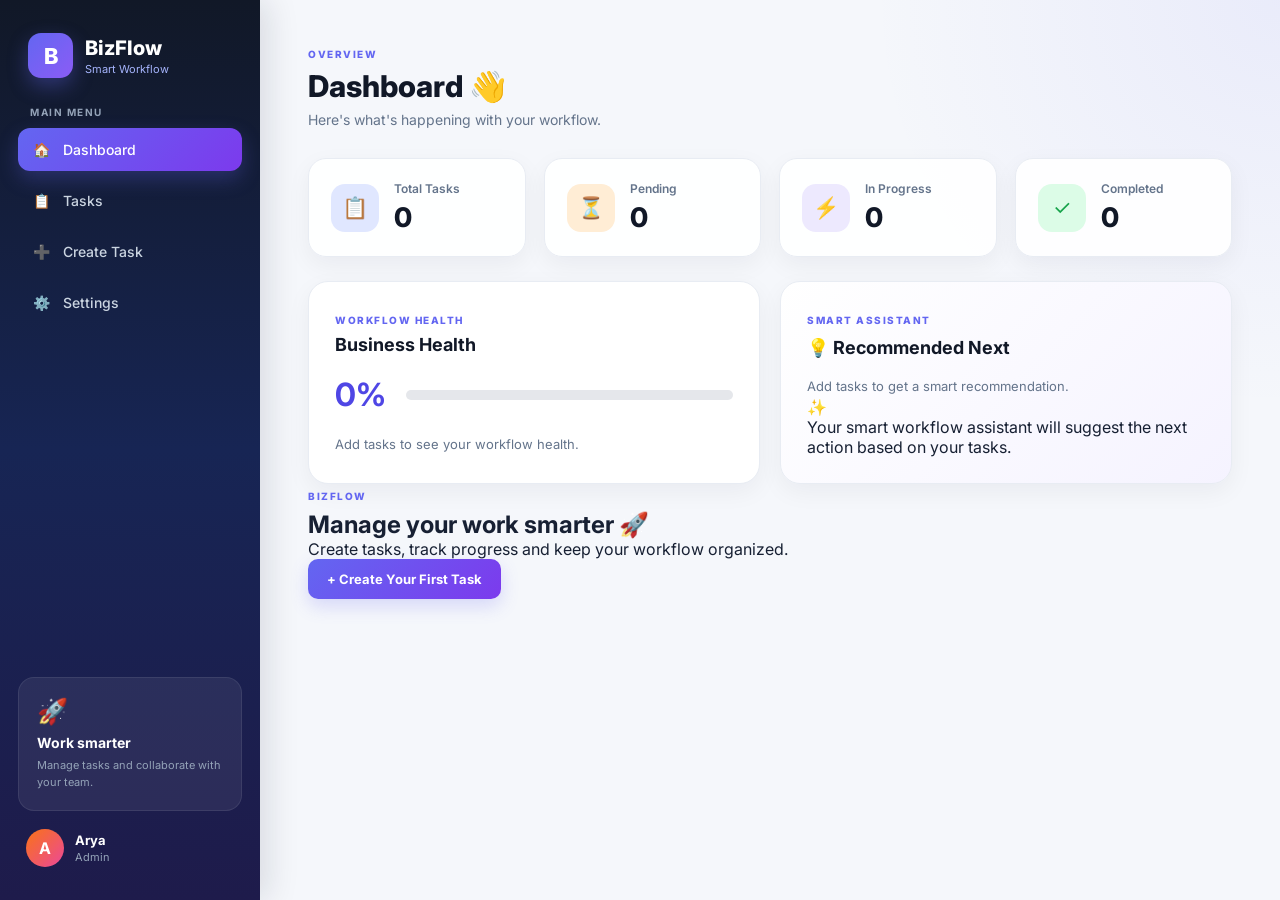
<file: index.html>
<!DOCTYPE html>
<html lang="en">

<head>
    <meta charset="UTF-8">

    <meta name="viewport"
          content="width=device-width, initial-scale=1.0">

    <title>BizFlow - Smart Workflow</title>

    <link rel="stylesheet" href="style.css">
</head>

<body>

<div class="app">

    <!-- ================= SIDEBAR ================= -->

    <aside class="sidebar">

        <!-- LOGO -->

        <div class="logo">

            <div class="logo-icon">
                B
            </div>

            <div>
                <h1>BizFlow</h1>
                <p>Smart Workflow</p>
            </div>

        </div>


        <p class="menu-title">
            MAIN MENU
        </p>


        <!-- NAVIGATION -->

        <nav>

            <a href="index.html"
               class="nav-btn active">

                <span>🏠</span>
                <span>Dashboard</span>

            </a>


            <a href="tasks.html"
               class="nav-btn">

                <span>📋</span>
                <span>Tasks</span>

            </a>


            <a href="create-tasks.html"
               class="nav-btn">

                <span>➕</span>
                <span>Create Task</span>

            </a>


            <a href="settings.html"
               class="nav-btn">

                <span>⚙️</span>
                <span>Settings</span>

            </a>

        </nav>


        <!-- SIDEBAR INFO -->

        <div class="sidebar-info">

            <div class="info-icon">
                🚀
            </div>

            <h3>
                Work smarter
            </h3>

            <p>
                Manage tasks and collaborate
                with your team.
            </p>

        </div>


        <!-- USER -->

        <div class="user">

            <div class="avatar">
                A
            </div>

            <div>

                <strong>
                    Arya
                </strong>

                <small>
                    Admin
                </small>

            </div>

        </div>

    </aside>



    <!-- ================= MAIN CONTENT ================= -->

    <main class="main">


        <!-- HEADER -->

        <header class="top-header">

            <div>

                <span class="label">
                    OVERVIEW
                </span>

                <h2>
                    Dashboard 👋
                </h2>

                <p>
                    Here's what's happening with your workflow.
                </p>

            </div>

        </header>



        <!-- ================= STAT CARDS ================= -->

        <div class="stats">


            <!-- TOTAL -->

            <div class="stat-card">

                <div class="stat-icon blue">
                    📋
                </div>

                <div>

                    <p>
                        Total Tasks
                    </p>

                    <h3 id="totalTasks">
                        0
                    </h3>

                </div>

            </div>



            <!-- PENDING -->

            <div class="stat-card">

                <div class="stat-icon orange">
                    ⏳
                </div>

                <div>

                    <p>
                        Pending
                    </p>

                    <h3 id="pendingTasks">
                        0
                    </h3>

                </div>

            </div>



            <!-- IN PROGRESS -->

            <div class="stat-card">

                <div class="stat-icon purple">
                    ⚡
                </div>

                <div>

                    <p>
                        In Progress
                    </p>

                    <h3 id="progressTasks">
                        0
                    </h3>

                </div>

            </div>



            <!-- COMPLETED -->

            <div class="stat-card">

                <div class="stat-icon green">
                    ✓
                </div>

                <div>

                    <p>
                        Completed
                    </p>

                    <h3 id="completedTasks">
                        0
                    </h3>

                </div>

            </div>

        </div>



        <!-- ================= DASHBOARD CONTENT ================= -->

        <div class="dashboard-grid">


            <!-- WORKFLOW HEALTH -->

            <div class="overview-card health-card">

                <span class="label">
                    WORKFLOW HEALTH
                </span>

                <h3>
                    Business Health
                </h3>


                <div class="health">

                    <strong id="healthScore">
                        0%
                    </strong>

                    <div class="progress">

                        <div id="healthProgress"></div>

                    </div>

                </div>


                <p id="healthMessage">
                    Add tasks to see your workflow health.
                </p>

            </div>



            <!-- SMART ASSISTANT -->

            <div class="overview-card recommendation">

                <span class="label">
                    SMART ASSISTANT
                </span>

                <h3>
                    💡 Recommended Next
                </h3>


                <p id="recommendation">
                    Add tasks to get a smart recommendation.
                </p>


                <div class="assistant-box">

                    <span>
                        ✨
                    </span>

                    <p>
                        Your smart workflow assistant
                        will suggest the next action
                        based on your tasks.
                    </p>

                </div>

            </div>

        </div>



        <!-- ================= WELCOME CARD ================= -->

        <div class="welcome-card">

            <div>

                <span class="label">
                    BIZFLOW
                </span>

                <h2>
                    Manage your work smarter 🚀
                </h2>

                <p>
                    Create tasks, track progress and
                    keep your workflow organized.
                </p>

            </div>


            <a href="create-tasks.html"
               class="primary-btn">

                + Create Your First Task

            </a>

        </div>


    </main>

</div>

</body>

</html>
</file>
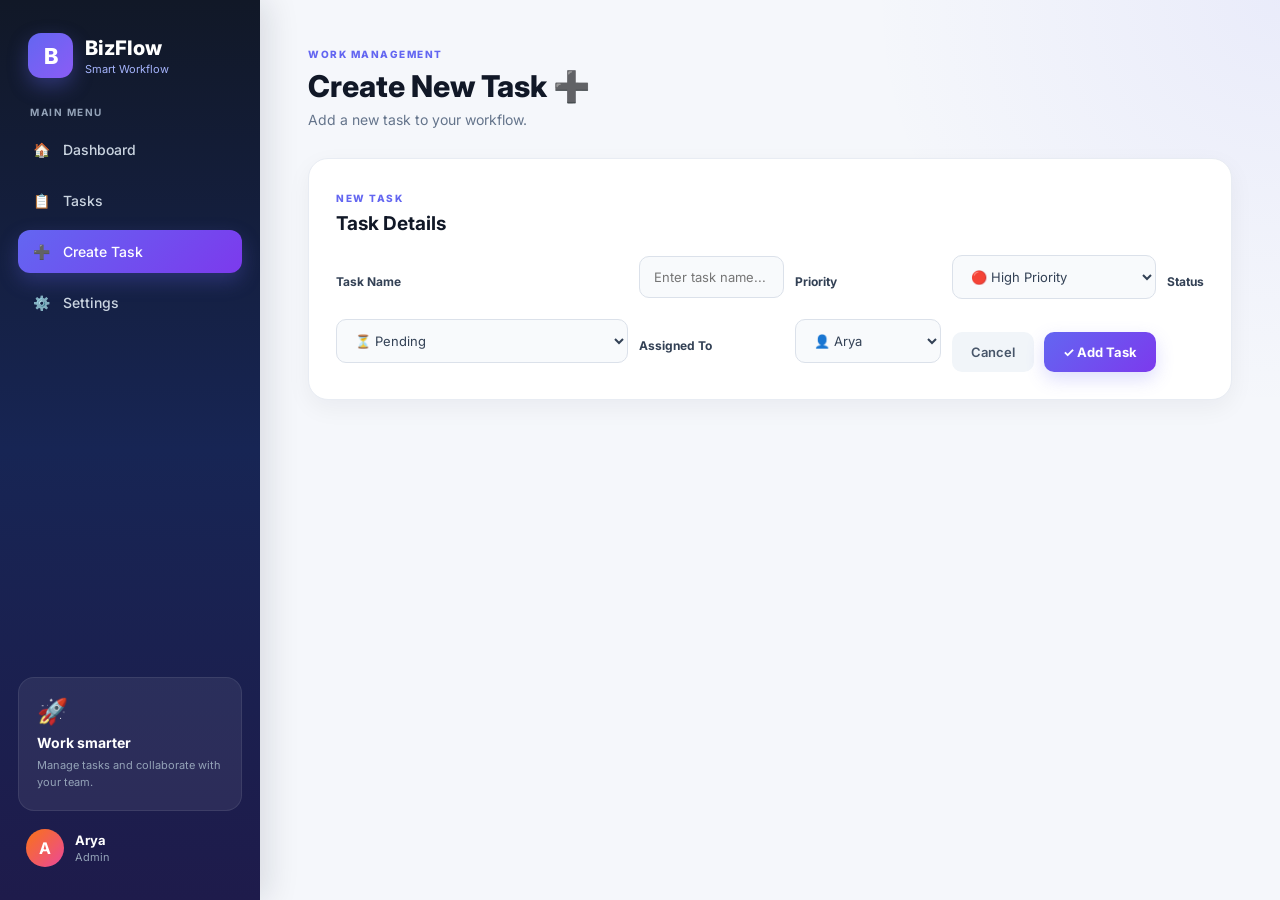
<file: create-tasks.html>
<!DOCTYPE html>
<html lang="en">

<head>
    <meta charset="UTF-8">

    <meta name="viewport"
          content="width=device-width, initial-scale=1.0">

    <title>BizFlow - Create Task</title>

    <link rel="stylesheet" href="style.css">
</head>

<body>

<div class="app">

    <!-- SIDEBAR -->

    <aside class="sidebar">

        <div class="logo">

            <div class="logo-icon">B</div>

            <div>
                <h1>BizFlow</h1>
                <p>Smart Workflow</p>
            </div>

        </div>

        <p class="menu-title">MAIN MENU</p>

        <nav>

            <a href="index.html" class="nav-btn">
                🏠
                <span>Dashboard</span>
            </a>

            <a href="tasks.html" class="nav-btn">
                📋
                <span>Tasks</span>
            </a>

            <a href="create-tasks.html" class="nav-btn active">
                ➕
                <span>Create Task</span>
            </a>

            <a href="settings.html" class="nav-btn">
                ⚙️
                <span>Settings</span>
            </a>

        </nav>

        <div class="sidebar-info">

            <div>🚀</div>

            <h3>Work smarter</h3>

            <p>
                Manage tasks and collaborate
                with your team.
            </p>

        </div>

        <div class="user">

            <div class="avatar">A</div>

            <div>
                <strong>Arya</strong>
                <small>Admin</small>
            </div>

        </div>

    </aside>


    <!-- MAIN CONTENT -->

    <main class="main">

        <section class="page active-page">

            <header class="top-header">

                <div>

                    <span class="label">
                        WORK MANAGEMENT
                    </span>

                    <h2>
                        Create New Task ➕
                    </h2>

                    <p>
                        Add a new task to your workflow.
                    </p>

                </div>

            </header>


            <!-- CREATE TASK BOX -->

            <div class="task-box">

                <div class="box-title">

                    <span class="label">
                        NEW TASK
                    </span>

                    <h3>
                        Task Details
                    </h3>

                </div>


                <form id="taskForm">

                    <!-- TASK NAME -->

                    <label>
                        Task Name
                    </label>

                    <input
                        type="text"
                        id="taskName"
                        placeholder="Enter task name..."
                        required
                    >


                    <!-- PRIORITY -->

                    <label>
                        Priority
                    </label>

                    <select id="priority">

                        <option value="High">
                            🔴 High Priority
                        </option>

                        <option value="Medium">
                            🟡 Medium Priority
                        </option>

                        <option value="Low">
                            🟢 Low Priority
                        </option>

                    </select>


                    <!-- STATUS -->

                    <label>
                        Status
                    </label>

                    <select id="status">

                        <option value="Pending">
                            ⏳ Pending
                        </option>

                        <option value="In Progress">
                            ⚡ In Progress
                        </option>

                        <option value="Completed">
                            ✓ Completed
                        </option>

                    </select>


                    <!-- ASSIGNED TO -->

                    <label>
                        Assigned To
                    </label>

                    <select id="assignedTo">

                        <option value="Arya">
                            👤 Arya
                        </option>

                        <option value="Shweta">
                            👤 Shweta
                        </option>

                        <option value="Tanishka">
                            👤 Tanishka
                        </option>

                        <option value="Tejal">
                            👤 Tejal
                        </option>

                    </select>


                    <!-- BUTTONS -->

                    <div class="form-buttons">

                        <a href="tasks.html"
                           class="secondary-btn">

                            Cancel

                        </a>

                        <button
                            type="submit"
                            class="primary-btn">

                            ✓ Add Task

                        </button>

                    </div>

                </form>

            </div>

        </section>

    </main>

</div>


<script src="script.js"></script>

</body>

</html>
</file>
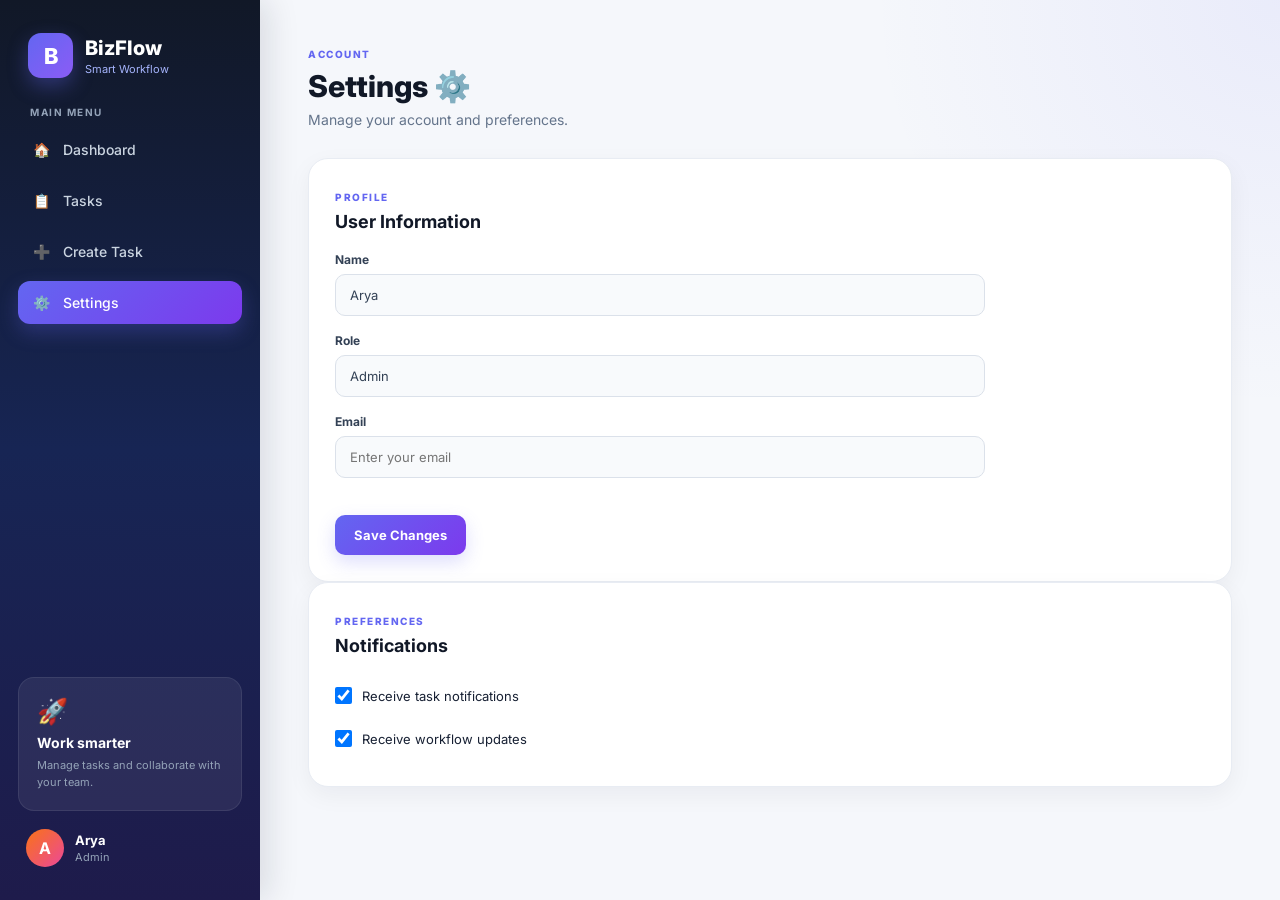
<file: settings.html>
<!DOCTYPE html>
<html lang="en">

<head>
    <meta charset="UTF-8">

    <meta name="viewport"
          content="width=device-width, initial-scale=1.0">

    <title>BizFlow - Settings</title>

    <link rel="stylesheet" href="style.css">
</head>

<body>

<div class="app">

    <!-- SIDEBAR -->

    <aside class="sidebar">

        <div class="logo">

            <div class="logo-icon">B</div>

            <div>
                <h1>BizFlow</h1>
                <p>Smart Workflow</p>
            </div>

        </div>

        <p class="menu-title">MAIN MENU</p>

        <nav>

            <a href="index.html" class="nav-btn">
                🏠
                <span>Dashboard</span>
            </a>

            <a href="tasks.html" class="nav-btn">
                📋
                <span>Tasks</span>
            </a>

            <a href="create-tasks.html" class="nav-btn">
                ➕
                <span>Create Task</span>
            </a>

            <a href="settings.html" class="nav-btn active">
                ⚙️
                <span>Settings</span>
            </a>

        </nav>

        <div class="sidebar-info">

            <div>🚀</div>

            <h3>Work smarter</h3>

            <p>
                Manage tasks and collaborate
                with your team.
            </p>

        </div>

        <div class="user">

            <div class="avatar">A</div>

            <div>
                <strong>Arya</strong>
                <small>Admin</small>
            </div>

        </div>

    </aside>


    <!-- MAIN CONTENT -->

    <main class="main">

        <section class="page active-page">

            <header class="top-header">

                <div>

                    <span class="label">
                        ACCOUNT
                    </span>

                    <h2>
                        Settings ⚙️
                    </h2>

                    <p>
                        Manage your account and preferences.
                    </p>

                </div>

            </header>


            <!-- PROFILE -->

            <div class="overview-card">

                <span class="label">
                    PROFILE
                </span>

                <h3>
                    User Information
                </h3>

                <div class="settings-form">

                    <label>
                        Name
                    </label>

                    <input
                        type="text"
                        value="Arya"
                    >


                    <label>
                        Role
                    </label>

                    <input
                        type="text"
                        value="Admin"
                    >


                    <label>
                        Email
                    </label>

                    <input
                        type="email"
                        placeholder="Enter your email"
                    >

                </div>

                <button class="primary-btn">
                    Save Changes
                </button>

            </div>


            <!-- PREFERENCES -->

            <div class="overview-card">

                <span class="label">
                    PREFERENCES
                </span>

                <h3>
                    Notifications
                </h3>

                <label class="setting-option">

                    <input type="checkbox" checked>

                    <span>
                        Receive task notifications
                    </span>

                </label>


                <label class="setting-option">

                    <input type="checkbox" checked>

                    <span>
                        Receive workflow updates
                    </span>

                </label>

            </div>

        </section>

    </main>

</div>

</body>

</html>
</file>
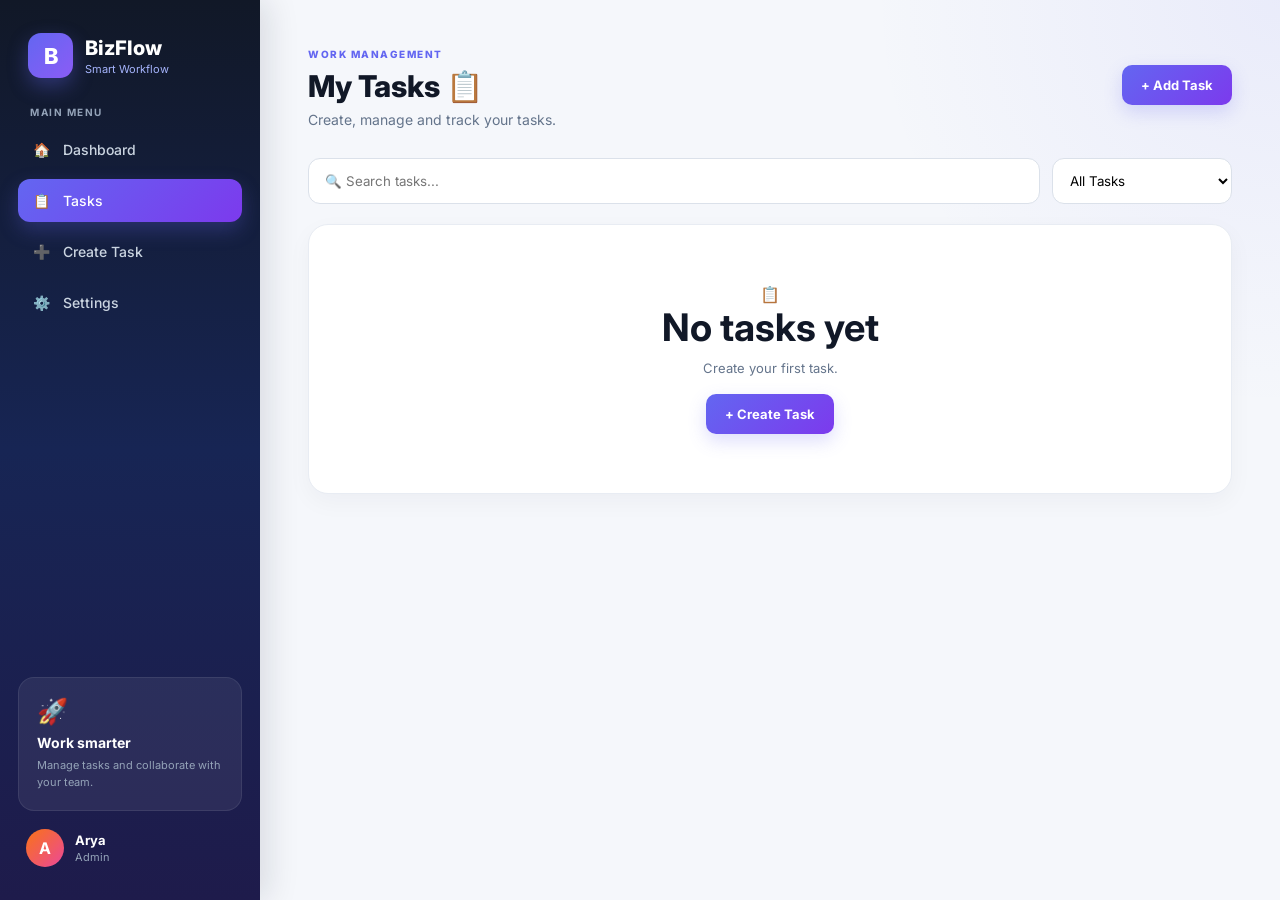
<file: tasks.html>
<!DOCTYPE html>
<html lang="en">

<head>

    <meta charset="UTF-8">

    <meta name="viewport"
          content="width=device-width, initial-scale=1.0">

    <title>BizFlow - Tasks</title>

    <link rel="stylesheet" href="style.css">

</head>

<body>

<div class="app">

    <!-- SIDEBAR -->

    <aside class="sidebar">

        <div class="logo">

            <div class="logo-icon">B</div>

            <div>
                <h1>BizFlow</h1>
                <p>Smart Workflow</p>
            </div>

        </div>


        <p class="menu-title">MAIN MENU</p>


        <nav>

            <a href="index.html" class="nav-btn">
                🏠
                <span>Dashboard</span>
            </a>


            <a href="tasks.html"
               class="nav-btn active">

                📋
                <span>Tasks</span>

            </a>


            <a href="create-tasks.html"
               class="nav-btn">

                ➕
                <span>Create Task</span>

            </a>


            <a href="settings.html"
               class="nav-btn">

                ⚙️
                <span>Settings</span>

            </a>

        </nav>


        <div class="sidebar-info">

            <div>🚀</div>

            <h3>Work smarter</h3>

            <p>
                Manage tasks and collaborate
                with your team.
            </p>

        </div>


        <div class="user">

            <div class="avatar">A</div>

            <div>

                <strong>Arya</strong>

                <small>Admin</small>

            </div>

        </div>

    </aside>


    <!-- MAIN CONTENT -->

    <main class="main">


        <!-- TASK PAGE -->

        <section class="page active-page">

            <header class="top-header">

                <div>

                    <span class="label">
                        WORK MANAGEMENT
                    </span>

                    <h2>
                        My Tasks 📋
                    </h2>

                    <p>
                        Create, manage and track
                        your tasks.
                    </p>

                </div>


                <a href="create-tasks.html"
                   class="primary-btn">

                    + Add Task

                </a>

            </header>


            <!-- SEARCH AND FILTER -->

            <div class="task-tools">

                <input
                    type="text"
                    id="search"
                    placeholder="🔍 Search tasks..."
                >


                <select id="filter">

                    <option value="All">
                        All Tasks
                    </option>

                    <option value="Pending">
                        Pending
                    </option>

                    <option value="In Progress">
                        In Progress
                    </option>

                    <option value="Completed">
                        Completed
                    </option>

                </select>

            </div>


            <!-- TASK LIST -->

            <div id="taskList">

                <div class="empty">

                    📋

                    <h3>
                        No tasks yet
                    </h3>

                    <p>
                        Create your first task.
                    </p>

                    <a href="create-tasks.html"
                       class="primary-btn">

                        + Create Task

                    </a>

                </div>

            </div>

        </section>

    </main>

</div>


<script src="script.js"></script>

</body>

</html>
</file>
<file: style.css>
/* =====================================================
   BIZFLOW - MODERN SMART WORKFLOW UI
===================================================== */

@import url('https://fonts.googleapis.com/css2?family=Inter:wght@400;500;600;700;800&display=swap');


/* =========================
   RESET
========================= */

* {
    margin: 0;
    padding: 0;
    box-sizing: border-box;
}

html {
    scroll-behavior: smooth;
}

body {
    font-family: "Inter", sans-serif;
    background: #f5f7fb;
    color: #172033;
}


/* =========================
   APP LAYOUT
========================= */

.app {
    min-height: 100vh;
    display: flex;
}


/* =========================
   SIDEBAR
========================= */

.sidebar {
    width: 260px;
    min-height: 100vh;

    background: linear-gradient(
        180deg,
        #111827 0%,
        #172554 50%,
        #1e1b4b 100%
    );

    color: white;
    padding: 28px 18px;

    position: fixed;
    left: 0;
    top: 0;
    bottom: 0;

    display: flex;
    flex-direction: column;

    box-shadow: 8px 0 30px rgba(15, 23, 42, 0.12);
}


/* =========================
   LOGO
========================= */

.logo {
    display: flex;
    align-items: center;
    gap: 12px;

    padding: 5px 10px 28px;
}

.logo-icon {
    width: 45px;
    height: 45px;

    display: flex;
    align-items: center;
    justify-content: center;

    border-radius: 13px;

    background: linear-gradient(
        135deg,
        #6366f1,
        #8b5cf6
    );

    font-size: 22px;
    font-weight: 800;

    box-shadow: 0 8px 20px rgba(99, 102, 241, 0.35);
}

.logo h1 {
    font-size: 20px;
    color: white;
    font-weight: 800;
}

.logo p {
    font-size: 11px;
    color: #a5b4fc;
    margin-top: 2px;
}


/* =========================
   MENU TITLE
========================= */

.menu-title {
    font-size: 10px;
    font-weight: 700;
    letter-spacing: 1.5px;

    color: #94a3b8;

    padding: 0 12px;
    margin-bottom: 10px;
}


/* =========================
   NAVIGATION
========================= */

.sidebar nav {
    display: flex;
    flex-direction: column;
    gap: 7px;
}


/* IMPORTANT:
   Works for both <a> and <button>
*/

.nav-btn {
    width: 100%;

    display: flex;
    align-items: center;
    gap: 13px;

    padding: 13px 15px;

    border: none;
    border-radius: 12px;

    background: transparent;

    color: #cbd5e1;

    text-decoration: none;

    font-family: inherit;
    font-size: 14px;
    font-weight: 500;

    cursor: pointer;

    transition: all 0.25s ease;
}

.nav-btn:hover {
    background: rgba(255, 255, 255, 0.09);
    color: white;

    transform: translateX(3px);
}

.nav-btn.active {
    background: linear-gradient(
        135deg,
        #6366f1,
        #7c3aed
    );

    color: white;

    box-shadow:
        0 8px 20px rgba(99, 102, 241, 0.28);
}

.nav-btn span {
    font-size: 14px;
}


/* =========================
   SIDEBAR INFO
========================= */

.sidebar-info {
    margin-top: auto;

    padding: 18px;

    border-radius: 16px;

    background: rgba(255, 255, 255, 0.07);

    border: 1px solid rgba(255, 255, 255, 0.08);
}

.sidebar-info > div {
    font-size: 25px;
    margin-bottom: 8px;
}

.sidebar-info h3 {
    font-size: 14px;
    color: white;
    margin-bottom: 6px;
}

.sidebar-info p {
    font-size: 11px;
    line-height: 1.6;
    color: #94a3b8;
}


/* =========================
   USER
========================= */

.user {
    display: flex;
    align-items: center;
    gap: 11px;

    padding: 18px 8px 5px;
}

.avatar {
    width: 38px;
    height: 38px;

    display: flex;
    align-items: center;
    justify-content: center;

    border-radius: 50%;

    background: linear-gradient(
        135deg,
        #f97316,
        #ec4899
    );

    color: white;
    font-weight: 700;
}

.user strong {
    display: block;
    color: white;
    font-size: 13px;
}

.user small {
    display: block;
    color: #94a3b8;
    font-size: 11px;
    margin-top: 2px;
}


/* =========================
   MAIN
========================= */

.main {
    margin-left: 260px;

    width: calc(100% - 260px);

    min-height: 100vh;

    padding: 42px 48px;

    background:
        radial-gradient(
            circle at top right,
            rgba(99, 102, 241, 0.08),
            transparent 30%
        ),
        #f5f7fb;
}


/* =========================
   HEADER
========================= */

.top-header {
    display: flex;
    justify-content: space-between;
    align-items: center;

    margin-bottom: 30px;
}

.label {
    display: inline-block;

    color: #6366f1;

    font-size: 10px;
    font-weight: 800;

    letter-spacing: 1.5px;

    margin-bottom: 8px;
}

.top-header h2 {
    font-size: 30px;
    font-weight: 800;

    color: #111827;

    margin-bottom: 7px;
}

.top-header p {
    color: #64748b;
    font-size: 14px;
}


/* =========================
   STATS
========================= */

.stats {
    display: grid;

    grid-template-columns:
        repeat(4, minmax(0, 1fr));

    gap: 18px;

    margin-bottom: 24px;
}


.stat-card {
    background: rgba(255, 255, 255, 0.95);

    border: 1px solid #e8ecf3;

    border-radius: 18px;

    padding: 22px;

    display: flex;
    align-items: center;

    gap: 15px;

    box-shadow:
        0 8px 25px rgba(15, 23, 42, 0.05);

    transition: all 0.25s ease;
}

.stat-card:hover {
    transform: translateY(-5px);

    box-shadow:
        0 15px 35px rgba(15, 23, 42, 0.10);
}

.stat-card p {
    color: #64748b;

    font-size: 12px;
    font-weight: 600;

    margin-bottom: 5px;
}

.stat-card h3 {
    font-size: 27px;
    font-weight: 800;

    color: #111827;
}


/* =========================
   STAT ICONS
========================= */

.stat-icon {
    width: 48px;
    height: 48px;

    min-width: 48px;

    border-radius: 14px;

    display: flex;
    align-items: center;
    justify-content: center;

    font-size: 21px;
}

.stat-icon.blue {
    background: #e0e7ff;
    color: #4f46e5;
}

.stat-icon.orange {
    background: #ffedd5;
    color: #ea580c;
}

.stat-icon.purple {
    background: #ede9fe;
    color: #7c3aed;
}

.stat-icon.green {
    background: #dcfce7;
    color: #16a34a;
}


/* =========================
   DASHBOARD GRID
========================= */

.dashboard-grid {
    display: grid;

    grid-template-columns: 1fr 1fr;

    gap: 20px;
}


/* =========================
   OVERVIEW CARDS
========================= */

.overview-card {
    background: white;

    border: 1px solid #e8ecf3;

    border-radius: 20px;

    padding: 26px;

    box-shadow:
        0 8px 25px rgba(15, 23, 42, 0.05);

    transition: 0.25s ease;
}

.overview-card:hover {
    transform: translateY(-3px);

    box-shadow:
        0 14px 30px rgba(15, 23, 42, 0.08);
}

.overview-card h3 {
    font-size: 18px;

    color: #111827;

    margin-bottom: 18px;
}

.overview-card > p {
    color: #64748b;

    font-size: 13px;

    line-height: 1.6;
}


/* =========================
   HEALTH
========================= */

.health {
    display: flex;
    align-items: center;
    gap: 20px;

    margin: 20px 0;
}

.health strong {
    font-size: 32px;

    color: #4f46e5;
}

.progress {
    height: 10px;

    flex: 1;

    background: #e5e7eb;

    border-radius: 20px;

    overflow: hidden;
}

#healthProgress {
    height: 100%;

    width: 0%;

    background: linear-gradient(
        90deg,
        #6366f1,
        #8b5cf6
    );

    border-radius: 20px;

    transition: width 0.5s ease;
}


/* =========================
   RECOMMENDATION
========================= */

.recommendation {
    background:
        linear-gradient(
            135deg,
            #ffffff,
            #f5f3ff
        );
}

.recommendation h3 {
    margin-top: 3px;
}


/* =========================
   TASK BOX
========================= */

.task-box {
    background: white;

    border: 1px solid #e8ecf3;

    border-radius: 20px;

    padding: 27px;

    margin-bottom: 22px;

    box-shadow:
        0 8px 25px rgba(15, 23, 42, 0.05);
}

.box-title {
    margin-bottom: 20px;
}

.box-title h3 {
    font-size: 19px;
    color: #111827;
}


/* =========================
   FORM
========================= */

#taskForm {
    display: grid;

    grid-template-columns:
        2fr 1fr 1fr 1fr auto;

    gap: 11px;

    align-items: center;
}

#taskForm input,
#taskForm select,
.settings-form input {
    width: 100%;

    padding: 12px 14px;

    border: 1px solid #dbe1ea;

    border-radius: 10px;

    background: #f8fafc;

    color: #334155;

    font-family: inherit;

    font-size: 13px;

    outline: none;

    transition: 0.2s;
}

#taskForm input:focus,
#taskForm select:focus,
.settings-form input:focus {
    border-color: #6366f1;

    background: white;

    box-shadow:
        0 0 0 3px rgba(99, 102, 241, 0.10);
}


/* =========================
   BUTTONS
========================= */

.primary-btn {
    display: inline-flex;

    align-items: center;
    justify-content: center;

    border: none;

    text-decoration: none;

    padding: 12px 19px;

    border-radius: 10px;

    background: linear-gradient(
        135deg,
        #6366f1,
        #7c3aed
    );

    color: white;

    font-family: inherit;

    font-size: 13px;

    font-weight: 700;

    cursor: pointer;

    white-space: nowrap;

    box-shadow:
        0 7px 18px rgba(99, 102, 241, 0.22);

    transition: all 0.25s ease;
}

.primary-btn:hover {
    transform: translateY(-2px);

    box-shadow:
        0 11px 25px rgba(99, 102, 241, 0.32);
}


/* =========================
   SECONDARY BUTTON
========================= */

.secondary-btn {
    display: inline-flex;

    align-items: center;
    justify-content: center;

    padding: 12px 19px;

    border-radius: 10px;

    background: #f1f5f9;

    color: #475569;

    text-decoration: none;

    font-size: 13px;
    font-weight: 600;

    transition: 0.2s;
}

.secondary-btn:hover {
    background: #e2e8f0;
}


/* =========================
   TASK TOOLS
========================= */

.task-tools {
    display: flex;

    gap: 12px;

    margin-bottom: 20px;
}

.task-tools input {
    flex: 1;

    padding: 13px 16px;

    border: 1px solid #dbe1ea;

    border-radius: 12px;

    background: white;

    outline: none;

    font-family: inherit;
}

.task-tools select {
    width: 180px;

    padding: 13px;

    border: 1px solid #dbe1ea;

    border-radius: 12px;

    background: white;

    outline: none;

    font-family: inherit;
}

.task-tools input:focus,
.task-tools select:focus {
    border-color: #6366f1;
}


/* =========================
   EMPTY TASK
========================= */

.empty {
    background: white;

    border: 1px solid #e8ecf3;

    border-radius: 20px;

    min-height: 270px;

    display: flex;

    flex-direction: column;

    align-items: center;

    justify-content: center;

    text-align: center;

    padding: 30px;

    box-shadow:
        0 8px 25px rgba(15, 23, 42, 0.04);
}

.empty > :first-child {
    font-size: 38px;

    margin-bottom: 10px;
}

.empty h3 {
    color: #111827;

    font-size: 18px;

    margin-bottom: 7px;
}

.empty p {
    color: #64748b;

    font-size: 13px;

    margin-bottom: 18px;
}


/* =========================
   CREATE TASK FORM
========================= */

.task-box label,
.settings-form label {
    display: block;

    color: #334155;

    font-size: 12px;

    font-weight: 700;

    margin-bottom: 7px;
}

.task-box form label {
    margin-top: 15px;
}

.form-buttons {
    display: flex;

    justify-content: flex-end;

    gap: 10px;

    margin-top: 22px;
}


/* =========================
   SETTINGS
========================= */

.settings-form {
    max-width: 650px;

    margin: 20px 0;
}

.settings-form input {
    margin-bottom: 17px;
}

.setting-option {
    display: flex !important;

    align-items: center;

    gap: 10px;

    padding: 13px 0;

    font-size: 13px !important;
}

.setting-option input {
    width: 17px !important;
    height: 17px;
    margin: 0 !important;
}


/* =========================
   PAGE
========================= */

.page {
    width: 100%;
}

.active-page {
    display: block;
}


/* =========================
   RESPONSIVE - TABLET
========================= */

@media (max-width: 1100px) {

    .sidebar {
        width: 225px;
    }

    .main {
        margin-left: 225px;

        width: calc(100% - 225px);

        padding: 32px;
    }

    .stats {
        grid-template-columns: repeat(2, 1fr);
    }

    #taskForm {
        grid-template-columns: 1fr 1fr;
    }

}


/* =========================
   RESPONSIVE - MOBILE
========================= */

@media (max-width: 750px) {

    .sidebar {
        width: 72px;

        padding: 20px 10px;

        align-items: center;
    }

    .logo {
        padding: 0 0 25px;
    }

    .logo > div:last-child,
    .menu-title,
    .nav-btn span,
    .sidebar-info,
    .user > div:last-child {
        display: none;
    }

    .logo-icon {
        width: 42px;
        height: 42px;
    }

    .nav-btn {
        justify-content: center;

        padding: 13px;
    }

    .user {
        padding-top: 20px;
    }

    .main {
        margin-left: 72px;

        width: calc(100% - 72px);

        padding: 25px 18px;
    }

    .top-header h2 {
        font-size: 25px;
    }

    .stats {
        grid-template-columns: 1fr;
    }

    .dashboard-grid {
        grid-template-columns: 1fr;
    }

    #taskForm {
        grid-template-columns: 1fr;
    }

    .task-tools {
        flex-direction: column;
    }

    .task-tools select {
        width: 100%;
    }

}


/* =========================
   SMALL MOBILE
========================= */

@media (max-width: 450px) {

    .main {
        padding: 20px 13px;
    }

    .stat-card {
        padding: 18px;
    }

    .overview-card,
    .task-box {
        padding: 20px;
    }

    .top-header h2 {
        font-size: 22px;
    }

}
/* ===== SIDEBAR NAV FIX ===== */

.sidebar nav {
    display: flex !important;
    flex-direction: column !important;
    width: 100% !important;
    gap: 8px !important;
}

.sidebar nav .nav-btn {
    display: flex !important;
    width: 100% !important;
    flex-direction: row !important;
    align-items: center !important;
    justify-content: flex-start !important;
    white-space: nowrap !important;
}

.sidebar nav a {
    display: flex !important;
    width: 100% !important;
}
</file>
